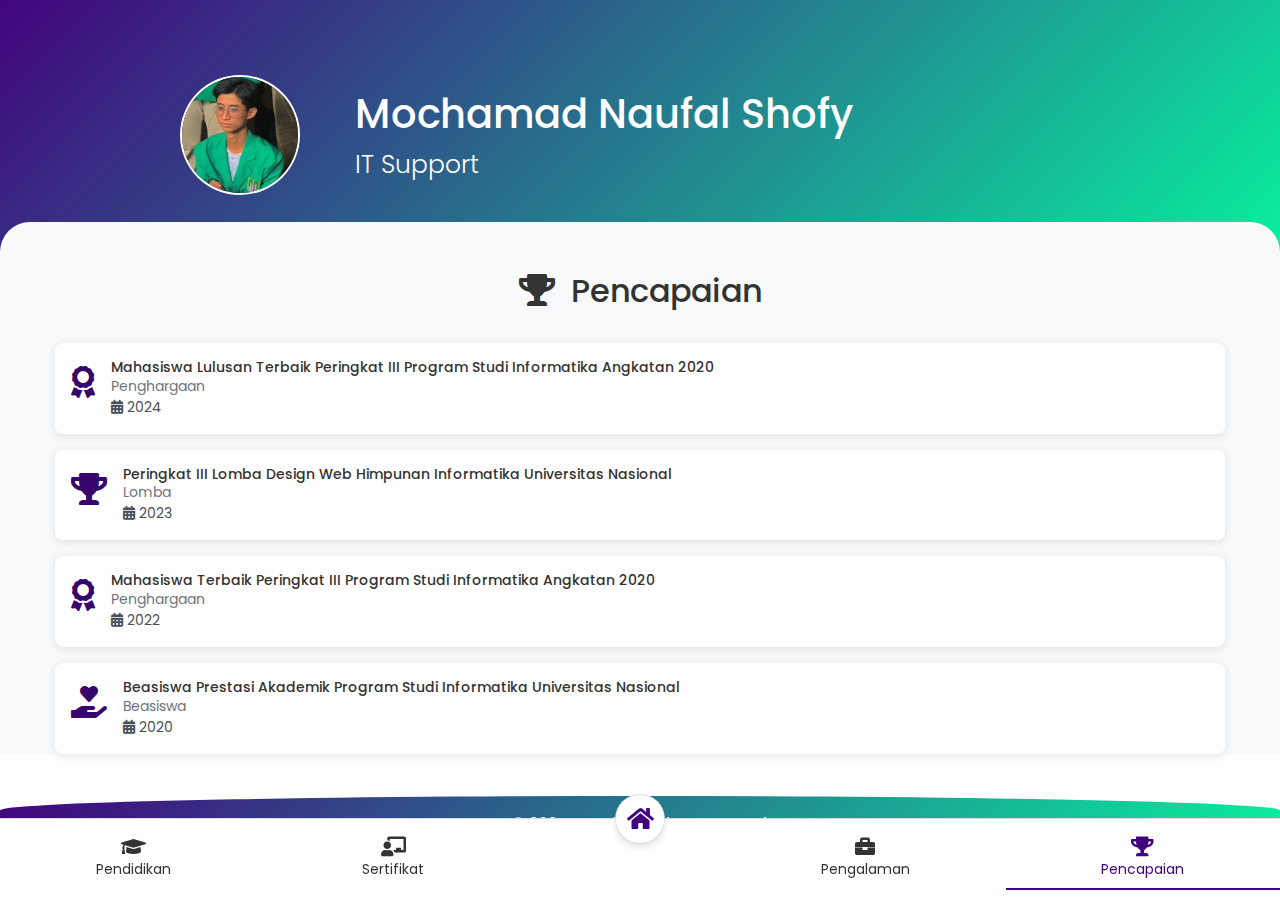
<file: pencapaian.html>
<!DOCTYPE html>
<html lang="en">
  <head>
    <meta charset="UTF-8">
    <meta name="viewport" content="width=device-width, initial-scale=1.0">
    <title>Naufal Portofolio</title>
    <link href="https://stackpath.bootstrapcdn.com/bootstrap/4.5.2/css/bootstrap.min.css" rel="stylesheet">
    <link rel="stylesheet" href="style.css">
    <link rel="stylesheet" href="https://cdnjs.cloudflare.com/ajax/libs/font-awesome/5.15.4/css/all.min.css">
    <link rel="preconnect" href="https://fonts.googleapis.com">
    <link rel="preconnect" href="https://fonts.gstatic.com" crossorigin>
    <link href="https://fonts.googleapis.com/css2?family=Poppins:ital,wght@0,100;0,200;0,300;0,400;0,500;0,600;0,700;0,800;0,900;1,100;1,200;1,300;1,400;1,500;1,600;1,700;1,800;1,900&display=swap" rel="stylesheet">
  </head>
  <body style="font-family: 'Poppins', sans-serif;">
    <nav class="navbar navbar-expand navbar-light navbar-custom">
      <ul class="navbar-nav mx-auto w-100 justify-content-around">
        <li class="nav-item">
          <a class="nav-link" href="pendidikan.html" data-index="0">
            <i class="fas fa-graduation-cap"></i>Pendidikan </a>
        </li>
        <li class="nav-item">
          <a class="nav-link" href="sertifikat.html" data-index="1">
            <i class="fas fa-chalkboard-teacher"></i>Sertifikat </a>
        </li>
        <li class="nav-item">
          <div style="width: 30px;"></div>
        </li>
        <li class="nav-item">
          <a class="nav-link" href="pengalaman.html" data-index="2">
            <i class="fas fa-briefcase"></i>Pengalaman </a>
        </li>
        <li class="nav-item">
          <a class="nav-link active" href="pencapaian.html" data-index="3">
            <i class="fas fa-trophy"></i>Pencapaian </a>
        </li>
      </ul>
      <div class="home-circle-deactive">
        <a href="index.html">
          <i class="fas fa-home"></i>
        </a>
      </div>
    </nav>
    <header class="jumbotron jumbotron-fluid text-center">
      <div class="container">
        <div class="row align-items-center">
          <div class="col-md-3 text-center">
            <img src="img/foto-profil.jpg" class="rounded-circle" alt="Foto Profil" width="120">
          </div>
          <div class="col-md-9">
            <h2 class="display-5">Mochamad Naufal Shofy</h2>
            <p class="lead">IT Support</p>
          </div>
        </div>
      </div>
    </header>
    <section id="about" class="about bg-light">
      <div class="container">
        <h2 class="text-center"><i class="fas fa-trophy mr-3"></i>Pencapaian</h2>
        <br />
        <div class="experience-card">
          <div class="icon">
            <i class="fas fa-award"></i>
          </div>
          <div>
            <h6>Mahasiswa Lulusan Terbaik Peringkat III Program Studi Informatika Angkatan 2020</h6>
            <p>Penghargaan</p>
            <p>
              <span>
                <i class="fas fa-calendar-alt"></i> 2024 </span>
            </p>
          </div>
        </div>
        <div class="experience-card">
          <div class="icon">
            <i class="fas fa-trophy"></i>
          </div>
          <div>
            <h6>Peringkat III Lomba Design Web Himpunan Informatika Universitas Nasional</h6>
            <p>Lomba</p>
            <p>
              <span>
                <i class="fas fa-calendar-alt"></i> 2023 </span>
            </p>
          </div>
        </div>
        <div class="experience-card">
          <div class="icon">
            <i class="fas fa-award"></i>
          </div>
          <div>
            <h6>Mahasiswa Terbaik Peringkat III Program Studi Informatika Angkatan 2020</h6>
            <p>Penghargaan</p>
            <p>
              <span>
                <i class="fas fa-calendar-alt"></i> 2022 </span>
            </p>
          </div>
        </div>
        <div class="experience-card">
          <div class="icon">
            <i class="fas fa-hand-holding-heart"></i>
          </div>
          <div>
            <h6>Beasiswa Prestasi Akademik Program Studi Informatika Universitas Nasional</h6>
            <p>Beasiswa</p>
            <p>
              <span>
                <i class="fas fa-calendar-alt"></i> 2020 </span>
            </p>
          </div>
        </div>
      </div>
    </section>
        <br/>
    <br/>
    <br/>
    <br/>
    <footer class="text-white text-center py-3">
      <p>&copy; 2024 Noval. All rights reserved.</p>
    </footer>
    <script src="https://code.jquery.com/jquery-3.5.1.slim.min.js"></script>
    <script src="https://cdn.jsdelivr.net/npm/@popperjs/core@2.5.4/dist/umd/popper.min.js"></script>
    <script src="https://stackpath.bootstrapcdn.com/bootstrap/4.5.2/js/bootstrap.min.js"></script>
  </body>
</html>
</file>
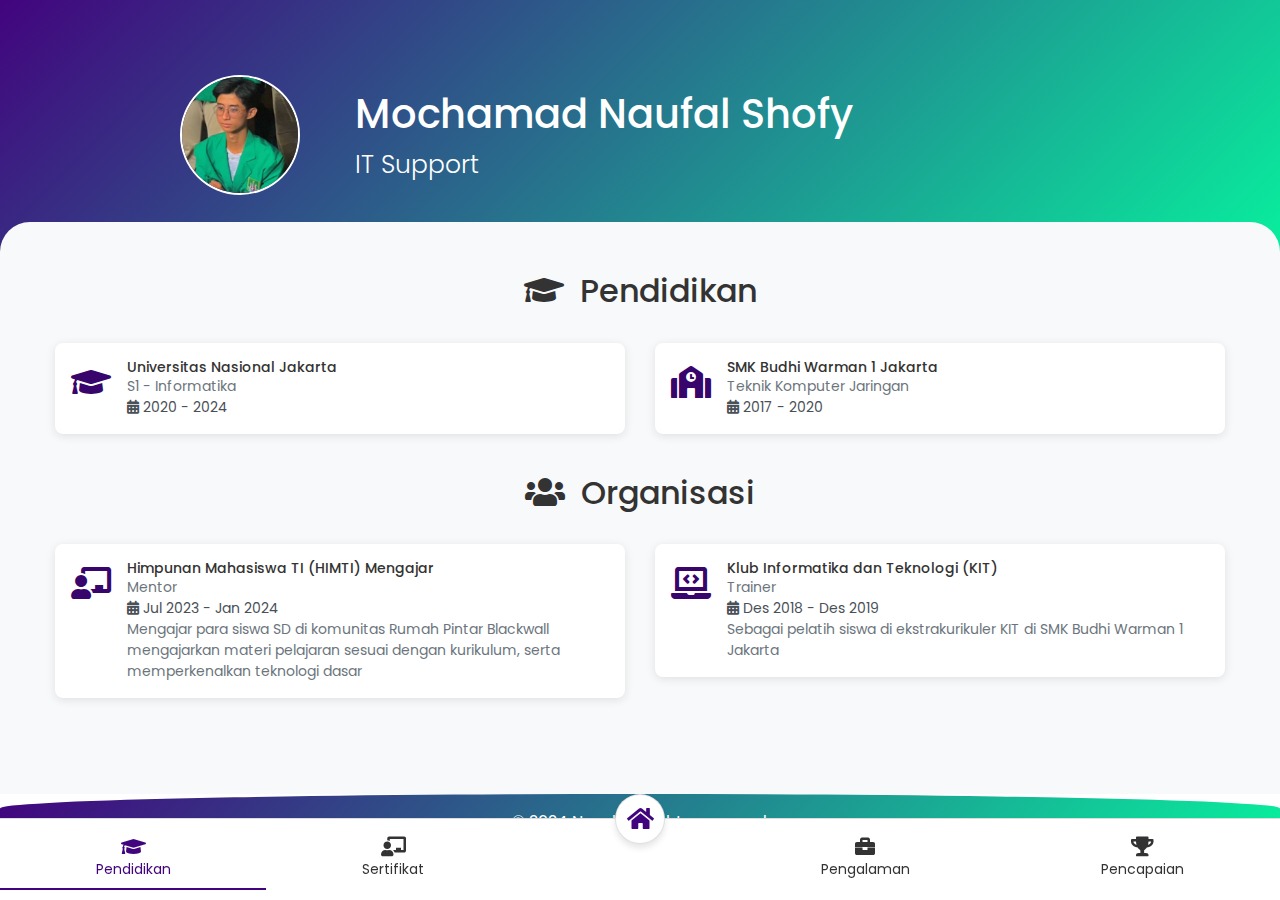
<file: pendidikan.html>
<!DOCTYPE html>
<html lang="en">
  <head>
    <meta charset="UTF-8">
    <meta name="viewport" content="width=device-width, initial-scale=1.0">
    <title>Naufal Portofolio</title>
    <link href="https://stackpath.bootstrapcdn.com/bootstrap/4.5.2/css/bootstrap.min.css" rel="stylesheet">
    <link rel="stylesheet" href="style.css">
    <link rel="stylesheet" href="https://cdnjs.cloudflare.com/ajax/libs/font-awesome/5.15.4/css/all.min.css">
    <link rel="preconnect" href="https://fonts.googleapis.com">
    <link rel="preconnect" href="https://fonts.gstatic.com" crossorigin>
    <link href="https://fonts.googleapis.com/css2?family=Poppins:ital,wght@0,100;0,200;0,300;0,400;0,500;0,600;0,700;0,800;0,900;1,100;1,200;1,300;1,400;1,500;1,600;1,700;1,800;1,900&display=swap" rel="stylesheet">
  </head>
  <body style="font-family: 'Poppins', sans-serif;">
    <nav class="navbar navbar-expand navbar-light navbar-custom">
      <ul class="navbar-nav mx-auto w-100 justify-content-around">
        <li class="nav-item">
          <a class="nav-link active" href="pendidikan.html" data-index="0">
            <i class="fas fa-graduation-cap"></i>Pendidikan </a>
        </li>
        <li class="nav-item">
          <a class="nav-link" href="sertifikat.html" data-index="1">
            <i class="fas fa-chalkboard-teacher"></i>Sertifikat </a>
        </li>
        <li class="nav-item">
          <div style="width: 30px;"></div>
        </li>
        <li class="nav-item">
          <a class="nav-link" href="pengalaman.html" data-index="2">
            <i class="fas fa-briefcase"></i>Pengalaman </a>
        </li>
        <li class="nav-item">
          <a class="nav-link" href="pencapaian.html" data-index="3">
            <i class="fas fa-trophy"></i>Pencapaian </a>
        </li>
      </ul>
      <div class="home-circle-deactive">
        <a href="index.html">
          <i class="fas fa-home"></i>
        </a>
      </div>
    </nav>
    <header class="jumbotron jumbotron-fluid text-center">
      <div class="container">
        <div class="row align-items-center">
          <div class="col-md-3 text-center">
            <img src="img/foto-profil.jpg" class="rounded-circle" alt="Foto Profil" width="120">
          </div>
          <div class="col-md-9">
            <h2 class="display-5">Mochamad Naufal Shofy</h2>
            <p class="lead">IT Support</p>
          </div>
        </div>
      </div>
    </header>
    <section id="about" class="about bg-light">
      <div class="container">
        <h2 class="text-center"><i class="fas fa-graduation-cap mr-3"></i>Pendidikan</h2>
        <br />
        <div class="row">
          <div class="col-md-6">
            <div class="experience-card">
              <div class="icon">
                <i class="fas fa-graduation-cap"></i>
              </div>
              <div>
                <h6>Universitas Nasional Jakarta</h6>
                <p>S1 - Informatika</p>
                <p>
                  <span>
                    <i class="fas fa-calendar-alt"></i> 2020 - 2024 </span>
                </p>
              </div>
            </div>
          </div>
          <div class="col-md-6">
            <div class="experience-card">
              <div class="icon">
                <i class="fas fa-school"></i>
              </div>
              <div>
                <h6>SMK Budhi Warman 1 Jakarta</h6>
                <p>Teknik Komputer Jaringan</p>
                <p>
                  <span>
                    <i class="fas fa-calendar-alt"></i> 2017 - 2020 </span>
                </p>
              </div>
            </div>
          </div>
        </div>
        <br />
        <h2 class="text-center"><i class="fas fa-users mr-3"></i>Organisasi</h2>
        <br />
        <div class="row">
          <div class="col-md-6">
            <div class="experience-card">
              <div class="icon">
                <i class="fas fa-chalkboard-teacher"></i>
              </div>
              <div>
                <h6>Himpunan Mahasiswa TI (HIMTI) Mengajar</h6>
                <p>Mentor</p>
                <p>
                  <span>
                    <i class="fas fa-calendar-alt"></i> Jul 2023 - Jan 2024 </span>
                </p>
                <p>Mengajar para siswa SD di komunitas Rumah Pintar Blackwall mengajarkan materi pelajaran sesuai dengan kurikulum, serta memperkenalkan teknologi dasar</p>
              </div>
            </div>
          </div>
          <div class="col-md-6">
            <div class="experience-card">
              <div class="icon">
                <i class="fas fa-laptop-code"></i>
              </div>
              <div>
                <h6>Klub Informatika dan Teknologi (KIT)</h6>
                <p>Trainer</p>
                <p>
                  <span>
                    <i class="fas fa-calendar-alt"></i> Des 2018 - Des 2019 </span>
                </p>
                <p>Sebagai pelatih siswa di ekstrakurikuler KIT di SMK Budhi Warman 1 Jakarta</p>
              </div>
            </div>
          </div>
        </div>
    </section>
    <div style="height : 150px;" class="bg-light"></div>
    <footer class="text-white text-center py-3">
      <p>&copy; 2024 Noval. All rights reserved.</p>
    </footer>
    <script src="https://code.jquery.com/jquery-3.5.1.slim.min.js"></script>
    <script src="https://cdn.jsdelivr.net/npm/@popperjs/core@2.5.4/dist/umd/popper.min.js"></script>
    <script src="https://stackpath.bootstrapcdn.com/bootstrap/4.5.2/js/bootstrap.min.js"></script>
  </body>
</html>
</file>
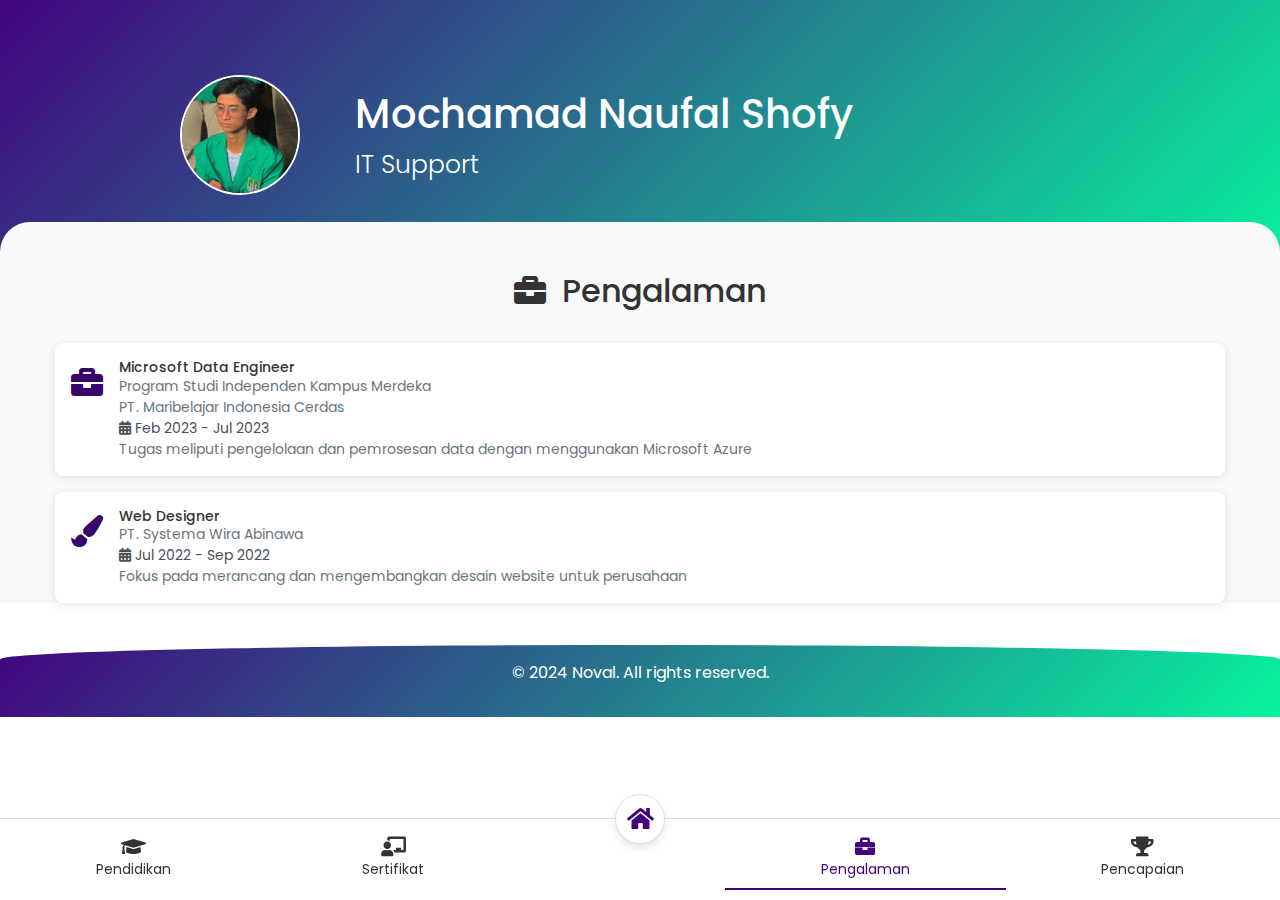
<file: pengalaman.html>
<!DOCTYPE html>
<html lang="en">
  <head>
    <meta charset="UTF-8">
    <meta name="viewport" content="width=device-width, initial-scale=1.0">
    <title>Naufal Portofolio</title>
    <link href="https://stackpath.bootstrapcdn.com/bootstrap/4.5.2/css/bootstrap.min.css" rel="stylesheet">
    <link rel="stylesheet" href="style.css">
    <link rel="stylesheet" href="https://cdnjs.cloudflare.com/ajax/libs/font-awesome/5.15.4/css/all.min.css">
    <link rel="preconnect" href="https://fonts.googleapis.com">
    <link rel="preconnect" href="https://fonts.gstatic.com" crossorigin>
    <link href="https://fonts.googleapis.com/css2?family=Poppins:ital,wght@0,100;0,200;0,300;0,400;0,500;0,600;0,700;0,800;0,900;1,100;1,200;1,300;1,400;1,500;1,600;1,700;1,800;1,900&display=swap" rel="stylesheet">
  </head>
  <body style="font-family: 'Poppins', sans-serif;">
    <nav class="navbar navbar-expand navbar-light navbar-custom">
      <ul class="navbar-nav mx-auto w-100 justify-content-around">
        <li class="nav-item">
          <a class="nav-link" href="pendidikan.html" data-index="0">
            <i class="fas fa-graduation-cap"></i>Pendidikan </a>
        </li>
        <li class="nav-item">
          <a class="nav-link" href="sertifikat.html" data-index="1">
            <i class="fas fa-chalkboard-teacher"></i>Sertifikat </a>
        </li>
        <li class="nav-item">
          <div style="width: 30px;"></div>
        </li>
        <li class="nav-item">
          <a class="nav-link active" href="pengalaman.html" data-index="2">
            <i class="fas fa-briefcase"></i>Pengalaman </a>
        </li>
        <li class="nav-item">
          <a class="nav-link" href="pencapaian.html" data-index="3">
            <i class="fas fa-trophy"></i>Pencapaian </a>
        </li>
      </ul>
      <div class="home-circle-deactive">
        <a href="index.html">
          <i class="fas fa-home"></i>
        </a>
      </div>
    </nav>
    <header class="jumbotron jumbotron-fluid text-center">
      <div class="container">
        <div class="row align-items-center">
          <div class="col-md-3 text-center">
            <img src="img/foto-profil.jpg" class="rounded-circle" alt="Foto Profil" width="120">
          </div>
          <div class="col-md-9">
            <h2 class="display-5">Mochamad Naufal Shofy</h2>
            <p class="lead">IT Support</p>
          </div>
        </div>
      </div>
    </header>
    <section id="about" class="about bg-light">
      <div class="container">
        <h2 class="text-center"><i class="fas fa-briefcase mr-3"></i>Pengalaman</h2>
        <br />
        <div class="experience-card">
          <div class="icon">
            <i class="fas fa-briefcase"></i>
          </div>
          <div>
            <h6>Microsoft Data Engineer</h6>
            <p>Program Studi Independen Kampus Merdeka</p>
            <p>PT. Maribelajar Indonesia Cerdas</p>
            <p>
              <span>
                <i class="fas fa-calendar-alt"></i> Feb 2023 - Jul 2023 </span>
            </p>
            <p>Tugas meliputi pengelolaan dan pemrosesan data dengan menggunakan Microsoft Azure</p>
          </div>
        </div>
        <div class="experience-card">
          <div class="icon">
            <i class="fas fa-paint-brush"></i>
          </div>
          <div>
            <h6>Web Designer</h6>
            <p>PT. Systema Wira Abinawa</p>
            <p>
              <span>
                <i class="fas fa-calendar-alt"></i> Jul 2022 - Sep 2022 </span>
            </p>
            <p>Fokus pada merancang dan mengembangkan desain website untuk perusahaan</p>
          </div>
        </div>
      </div>
    </section>
        <br/>
    <br/>
    <br/>
    <br/>
    <footer class="text-white text-center py-3">
      <p>&copy; 2024 Noval. All rights reserved.</p>
    </footer>
    <script src="https://code.jquery.com/jquery-3.5.1.slim.min.js"></script>
    <script src="https://cdn.jsdelivr.net/npm/@popperjs/core@2.5.4/dist/umd/popper.min.js"></script>
    <script src="https://stackpath.bootstrapcdn.com/bootstrap/4.5.2/js/bootstrap.min.js"></script>
  </body>
</html>
</file>
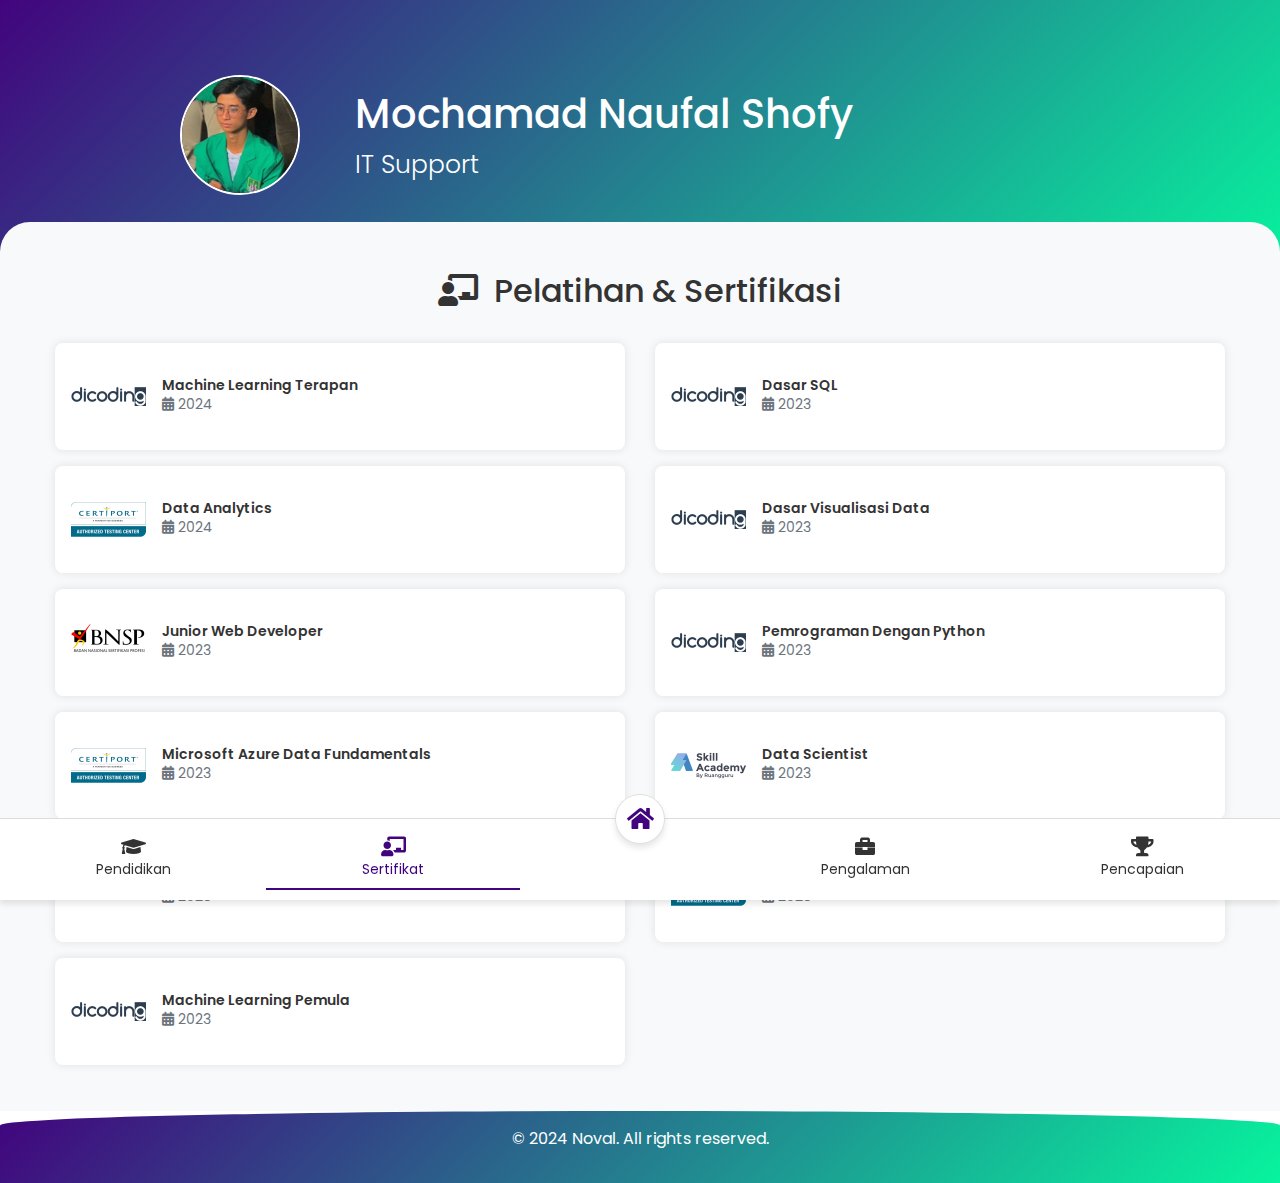
<file: sertifikat.html>
<!DOCTYPE html>
<html lang="en">
  <head>
    <meta charset="UTF-8">
    <meta name="viewport" content="width=device-width, initial-scale=1.0">
    <title>Naufal Portofolio</title>
    <link href="https://stackpath.bootstrapcdn.com/bootstrap/4.5.2/css/bootstrap.min.css" rel="stylesheet">
    <link rel="stylesheet" href="style.css">
    <link rel="stylesheet" href="https://cdnjs.cloudflare.com/ajax/libs/font-awesome/5.15.4/css/all.min.css">
    <link rel="preconnect" href="https://fonts.googleapis.com">
    <link rel="preconnect" href="https://fonts.gstatic.com" crossorigin>
    <link href="https://fonts.googleapis.com/css2?family=Poppins:ital,wght@0,100;0,200;0,300;0,400;0,500;0,600;0,700;0,800;0,900;1,100;1,200;1,300;1,400;1,500;1,600;1,700;1,800;1,900&display=swap" rel="stylesheet">
  </head>
  <body style="font-family: 'Poppins', sans-serif;">
    <nav class="navbar navbar-expand navbar-light navbar-custom">
      <ul class="navbar-nav mx-auto w-100 justify-content-around">
        <li class="nav-item">
          <a class="nav-link" href="pendidikan.html" data-index="0">
            <i class="fas fa-graduation-cap"></i>Pendidikan </a>
        </li>
        <li class="nav-item">
          <a class="nav-link active" href="sertifikat.html" data-index="1">
            <i class="fas fa-chalkboard-teacher"></i>Sertifikat </a>
        </li>
        <li class="nav-item">
          <div style="width: 30px;"></div>
        </li>
        <li class="nav-item">
          <a class="nav-link" href="pengalaman.html" data-index="2">
            <i class="fas fa-briefcase"></i>Pengalaman </a>
        </li>
        <li class="nav-item">
          <a class="nav-link" href="pencapaian.html" data-index="3">
            <i class="fas fa-trophy"></i>Pencapaian </a>
        </li>
      </ul>
      <div class="home-circle-deactive">
        <a href="index.html">
          <i class="fas fa-home"></i>
        </a>
      </div>
    </nav>
    <header class="jumbotron jumbotron-fluid text-center">
      <div class="container">
        <div class="row align-items-center">
          <div class="col-md-3 text-center">
            <img src="img/foto-profil.jpg" class="rounded-circle" alt="Foto Profil" width="120">
          </div>
          <div class="col-md-9">
            <h2 class="display-5">Mochamad Naufal Shofy</h2>
            <p class="lead">IT Support</p>
          </div>
        </div>
      </div>
    </header>
    <section id="about" class="about bg-light">
      <div class="container">
        <h2 class="text-center">
          <i class="fas fa-chalkboard-teacher mr-3"></i>Pelatihan & Sertifikasi
        </h2>
        <br />
        <div class="row">
          <div class="col-md-6">
            <div class="certification-card">
              <img src="img/logo-dicoding.png" alt="Dicoding">
              <div>
                <h6>Machine Learning Terapan</h6>
                <p>
                  <i class="fas fa-calendar-alt"></i> 2024
                </p>
              </div>
            </div>
            <div class="certification-card">
              <img src="img/logo-certiport.png" alt="Certiport">
              <div>
                <h6>Data Analytics</h6>
                <p>
                  <i class="fas fa-calendar-alt"></i> 2024
                </p>
              </div>
            </div>
            <div class="certification-card">
              <img src="img/logo-bnsp.png" alt="BNSP">
              <div>
                <h6>Junior Web Developer</h6>
                <p>
                  <i class="fas fa-calendar-alt"></i> 2023
                </p>
              </div>
            </div>
            <div class="certification-card">
              <img src="img/logo-certiport.png" alt="Microsoft Azure">
              <div>
                <h6>Microsoft Azure Data Fundamentals</h6>
                <p>
                  <i class="fas fa-calendar-alt"></i> 2023
                </p>
              </div>
            </div>
            <div class="certification-card">
              <img src="img/logo-dicoding.png" alt="Dicoding">
              <div>
                <h6>Pengembangan Machine Learning</h6>
                <p>
                  <i class="fas fa-calendar-alt"></i> 2023
                </p>
              </div>
            </div>
            <div class="certification-card">
              <img src="img/logo-dicoding.png" alt="Dicoding">
              <div>
                <h6>Machine Learning Pemula</h6>
                <p>
                  <i class="fas fa-calendar-alt"></i> 2023
                </p>
              </div>
            </div>
          </div>
          <div class="col-md-6">
            <div class="certification-card">
              <img src="img/logo-dicoding.png" alt="Dicoding">
              <div>
                <h6>Dasar SQL</h6>
                <p>
                  <i class="fas fa-calendar-alt"></i> 2023
                </p>
              </div>
            </div>
            <div class="certification-card">
              <img src="img/logo-dicoding.png" alt="Dicoding">
              <div>
                <h6>Dasar Visualisasi Data</h6>
                <p>
                  <i class="fas fa-calendar-alt"></i> 2023
                </p>
              </div>
            </div>
            <div class="certification-card">
              <img src="img/logo-dicoding.png" alt="Dicoding">
              <div>
                <h6>Pemrograman Dengan Python</h6>
                <p>
                  <i class="fas fa-calendar-alt"></i> 2023
                </p>
              </div>
            </div>
            <div class="certification-card">
              <img src="img/logo-skillacademy.png" alt="Skill Academy">
              <div>
                <h6>Data Scientist</h6>
                <p>
                  <i class="fas fa-calendar-alt"></i> 2023
                </p>
              </div>
            </div>
            <div class="certification-card">
              <img src="img/logo-certiport.png" alt="Microsoft Azure">
              <div>
                <h6>Microsoft Azure Fundamentals</h6>
                <p>
                  <i class="fas fa-calendar-alt"></i> 2023
                </p>
              </div>
            </div>
          </div>
        </div>
      </div>
    </section>
    <div style="height: 100px;" class="bg-light"></div>
    <footer class="text-white text-center py-3">
      <p>&copy; 2024 Noval. All rights reserved.</p>
    </footer>
    <script src="https://code.jquery.com/jquery-3.5.1.slim.min.js"></script>
    <script src="https://cdn.jsdelivr.net/npm/@popperjs/core@2.5.4/dist/umd/popper.min.js"></script>
    <script src="https://stackpath.bootstrapcdn.com/bootstrap/4.5.2/js/bootstrap.min.js"></script>
  </body>
</html>
</file>
<file: style.css>
body {
  font-family: -apple-system, BlinkMacSystemFont, "Segoe UI", Roboto,
    "Helvetica Neue", Arial, sans-serif;
  background: #ffffff;
  color: #333;
  margin: 0;
  padding: 0;
}

header.jumbotron {
  background: linear-gradient(135deg, #42047e, #07f49e);
  color: white;
  padding: 75px 0;
  text-align: center;
}

.jumbotron img {
  max-width: 120px;
  border-radius: 50%;
  margin-bottom: 20px;
  border: 2px solid #ffffff;
  margin-right: -100px;
}

.jumbotron h2 {
  font-size: 40px;
  text-align: left;
}

.jumbotron p {
  font-size: 25px;
  text-align: left;
}

section#about {
  background: #fdfdfd;
  margin-top: -100px;
  padding-top: 50px;
  margin-bottom: -70px;
  border-top-left-radius: 30px;
  border-top-right-radius: 30px;
}

section#projects {
  background: #f8f9fa;
}

section#contact {
  background: #ffffff;
}

.card {
  border-radius: 20px;
  box-shadow: 0 8px 16px rgba(0, 0, 0, 0.1);
  transition: transform 0.3s, box-shadow 0.3s;
  overflow: hidden;
}

.card:hover {
  transform: translateY(-8px);
  box-shadow: 0 12px 20px rgba(0, 0, 0, 0.15);
}

footer {
  background: linear-gradient(135deg, #42047e, #07f49e);
  color: white;
  padding: 30px 0;
  text-align: center;
  border-top-left-radius: 50% 20%;
  border-top-right-radius: 50% 20%;
}

.btn-primary {
  background-color: #42047e;
  border-color: #42047e;
  border-radius: 20px;
  padding: 12px 24px;
}

.btn-primary:hover {
  background-color: #37056b;
  border-color: #37056b;
}

.text-center {
  text-align: center;
}

.container {
  max-width: 1200px;
  margin: 0 auto;
}

.py-5 {
  padding: 3rem 0;
}

.bg-light {
  background-color: #f8f9fa !important;
}

.modal-header {
  background: linear-gradient(135deg, #42047e, #07f49e);
  color: #fff;
}

.modal-header .close {
  color: #fff;
}

.modal-body {
  padding: 1.5rem;
}

.experience-card {
  display: grid;
  grid-template-columns: auto 1fr;
  gap: 1rem;
  align-items: start;
  background-color: #ffffff;
  margin-bottom: 1rem;
  padding: 1rem;
  border-radius: 0.5rem;
  box-shadow: 0 2px 10px rgba(0, 0, 0, 0.1);
}

.experience-card .icon {
  font-size: 2rem;
  color: #37056b;
}

.experience-card h6 {
  font-size: 14px;
  margin: 0;
}

.experience-card p {
  color: #6c757d;
  font-size: 14px;
  margin: 0;
}

.experience-card p span {
  display: block;
  margin: 0;
  color: #495057;
  font-size: 14px;
}
.certification-card {
  display: flex;
  align-items: center;
  border: none;
  background-color: #ffffff;
  margin-bottom: 1rem;
  padding: 1rem;
  border-radius: 0.5rem;
  box-shadow: 0 0 10px rgba(0, 0, 0, 0.1);
}

.certification-card img {
  margin-right: 1rem;
  width: 75px;
}

.certification-card h6 {
  font-size: 1.1rem;
  font-weight: 600;
  margin: 0;
  font-size: 14px;
}

.certification-card p {
  margin: 0;
  color: #6c757d;
  font-size: 14px;
}

.home-circle {
  position: absolute;
  top: -25px;
  left: 50%;
  transform: translateX(-50%);
  width: 50px;
  height: 50px;
  background-color: #42047e;
  border-radius: 50%;
  display: flex;
  align-items: center;
  justify-content: center;
  box-shadow: 0 4px 6px rgba(0, 0, 0, 0.1);
}

.home-circle a {
  color: white;
  font-size: 24px;
}

.home-circle-deactive {
  position: absolute;
  top: -25px;
  left: 50%;
  transform: translateX(-50%);
  width: 50px;
  height: 50px;
  background-color: #fff;
  border-radius: 50%;
  display: flex;
  align-items: center;
  justify-content: center;
  box-shadow: 0 4px 6px rgba(0, 0, 0, 0.1);
  border: 1px solid #0000001f;
}

.home-circle-deactive a {
  color: #42047e;
  font-size: 24px;
}

.navbar-custom {
  background: rgba(255, 255, 255, 1);
  backdrop-filter: blur(10px);
  box-shadow: 0 4px 6px rgba(0, 0, 0, 0.1);
  position: fixed;
  bottom: 0;
  width: 100%;
  z-index: 1;
  border-top: 1px solid #ddd;
  padding: 10px 0;
}

.navbar-custom .nav-item {
  flex-grow: 1;
  text-align: center;
}

.navbar-custom .nav-item .nav-link {
  color: #333;
  font-size: 14px;
  text-align: center;
  transition: all 0.3s;
  border-bottom: 1px solid transparent;
  display: flex;
  flex-direction: column;
  align-items: center;
}

.navbar-custom .nav-item .nav-link i {
  font-size: 20px;
  margin-bottom: 2px;
}

.navbar-custom .nav-item .nav-link:hover {
  color: #42047e;
  border-bottom: 2px solid #42047e;
}

.navbar-custom .nav-item .nav-link.active {
  color: #42047e;
  border-bottom: 2px solid #42047e;
}

@media (max-width: 576px) {
  .navbar-custom .nav-item .nav-link {
    font-size: 12px;
  }

  .navbar-custom .nav-item .nav-link i {
    font-size: 16px;
  }
}

@media (max-width: 768px) {
  .jumbotron h2 {
    font-size: 25px;
    text-align: center;
  }
  .jumbotron p {
    text-align: center;
    font-size: 20px;
  }
  .jumbotron img {
    margin-right: 0;
    margin-bottom: 30px;
  }

  section h2 {
    font-size: 24px;
  }

  section p {
    font-size: 14px;
  }

  .card-title {
    font-size: 18px;
  }

  .card-body .text-right a {
    font-size: 14px;
  }
}
</file>
